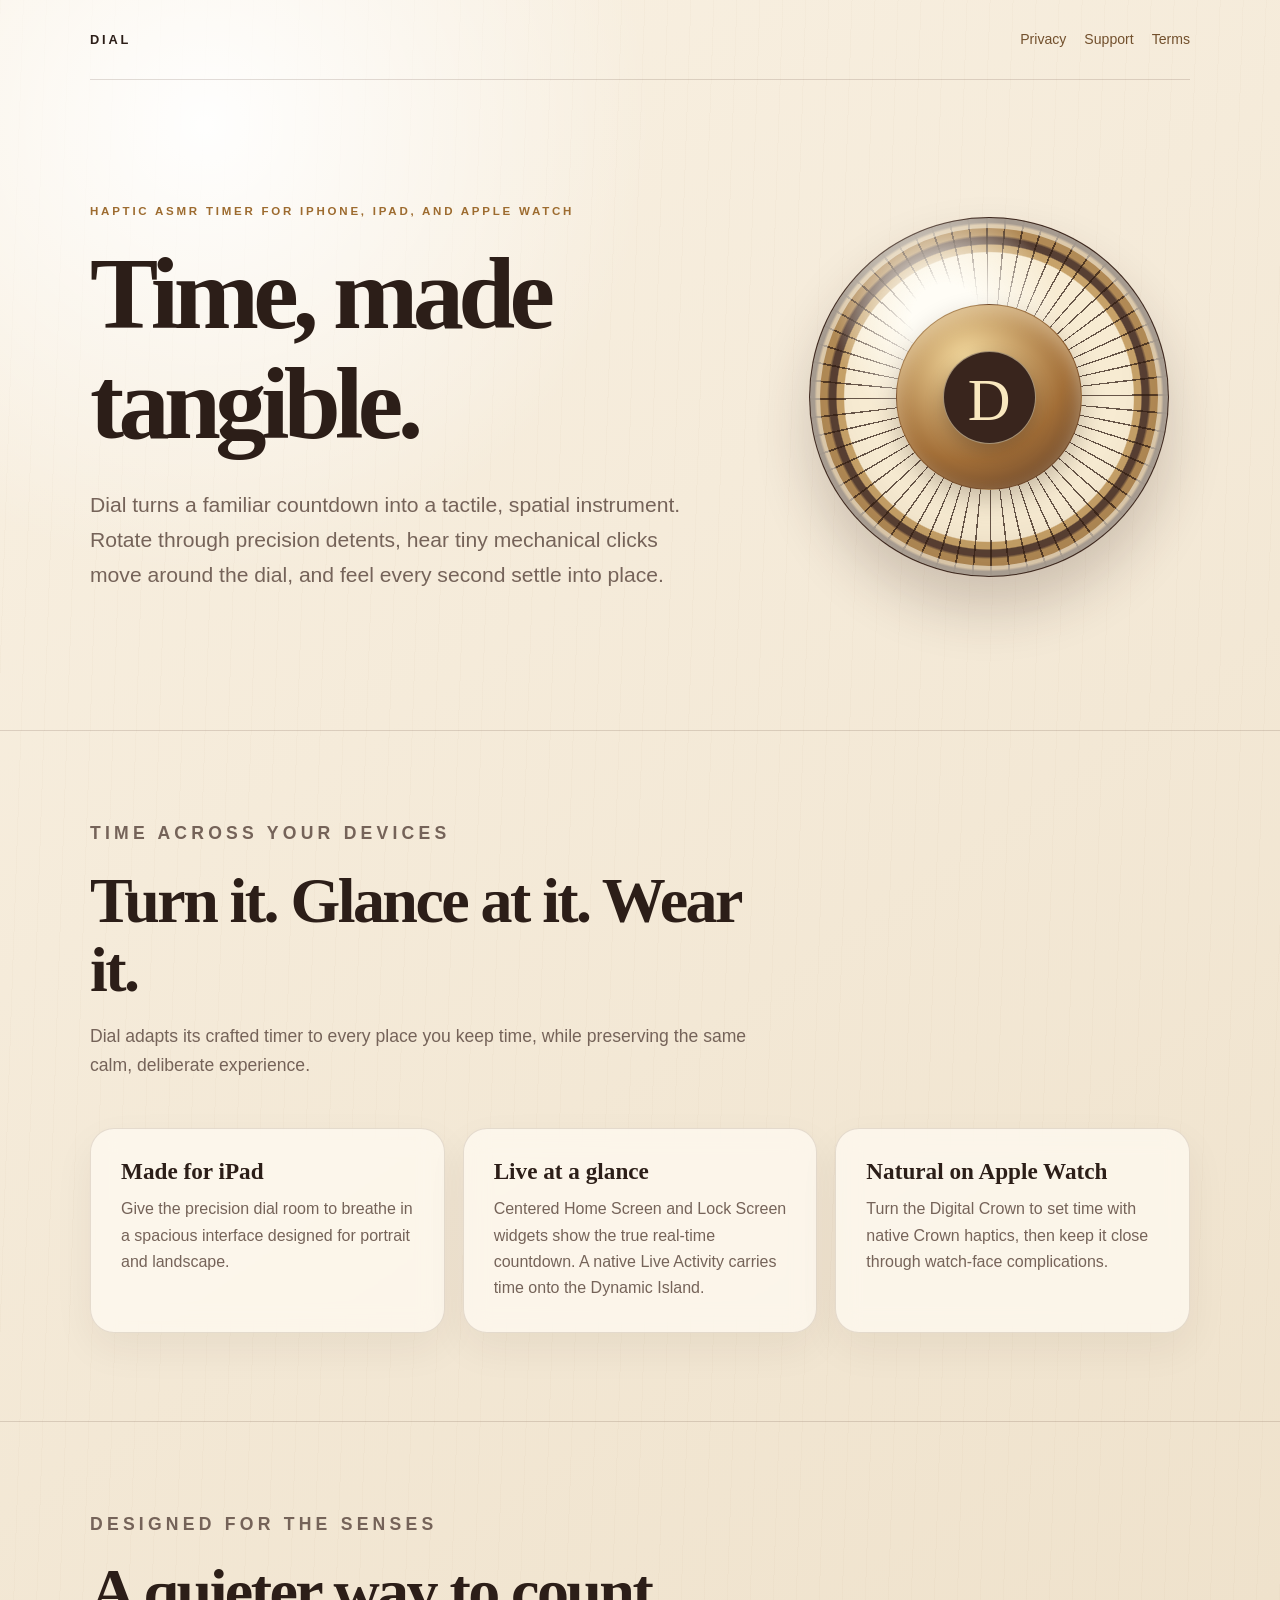
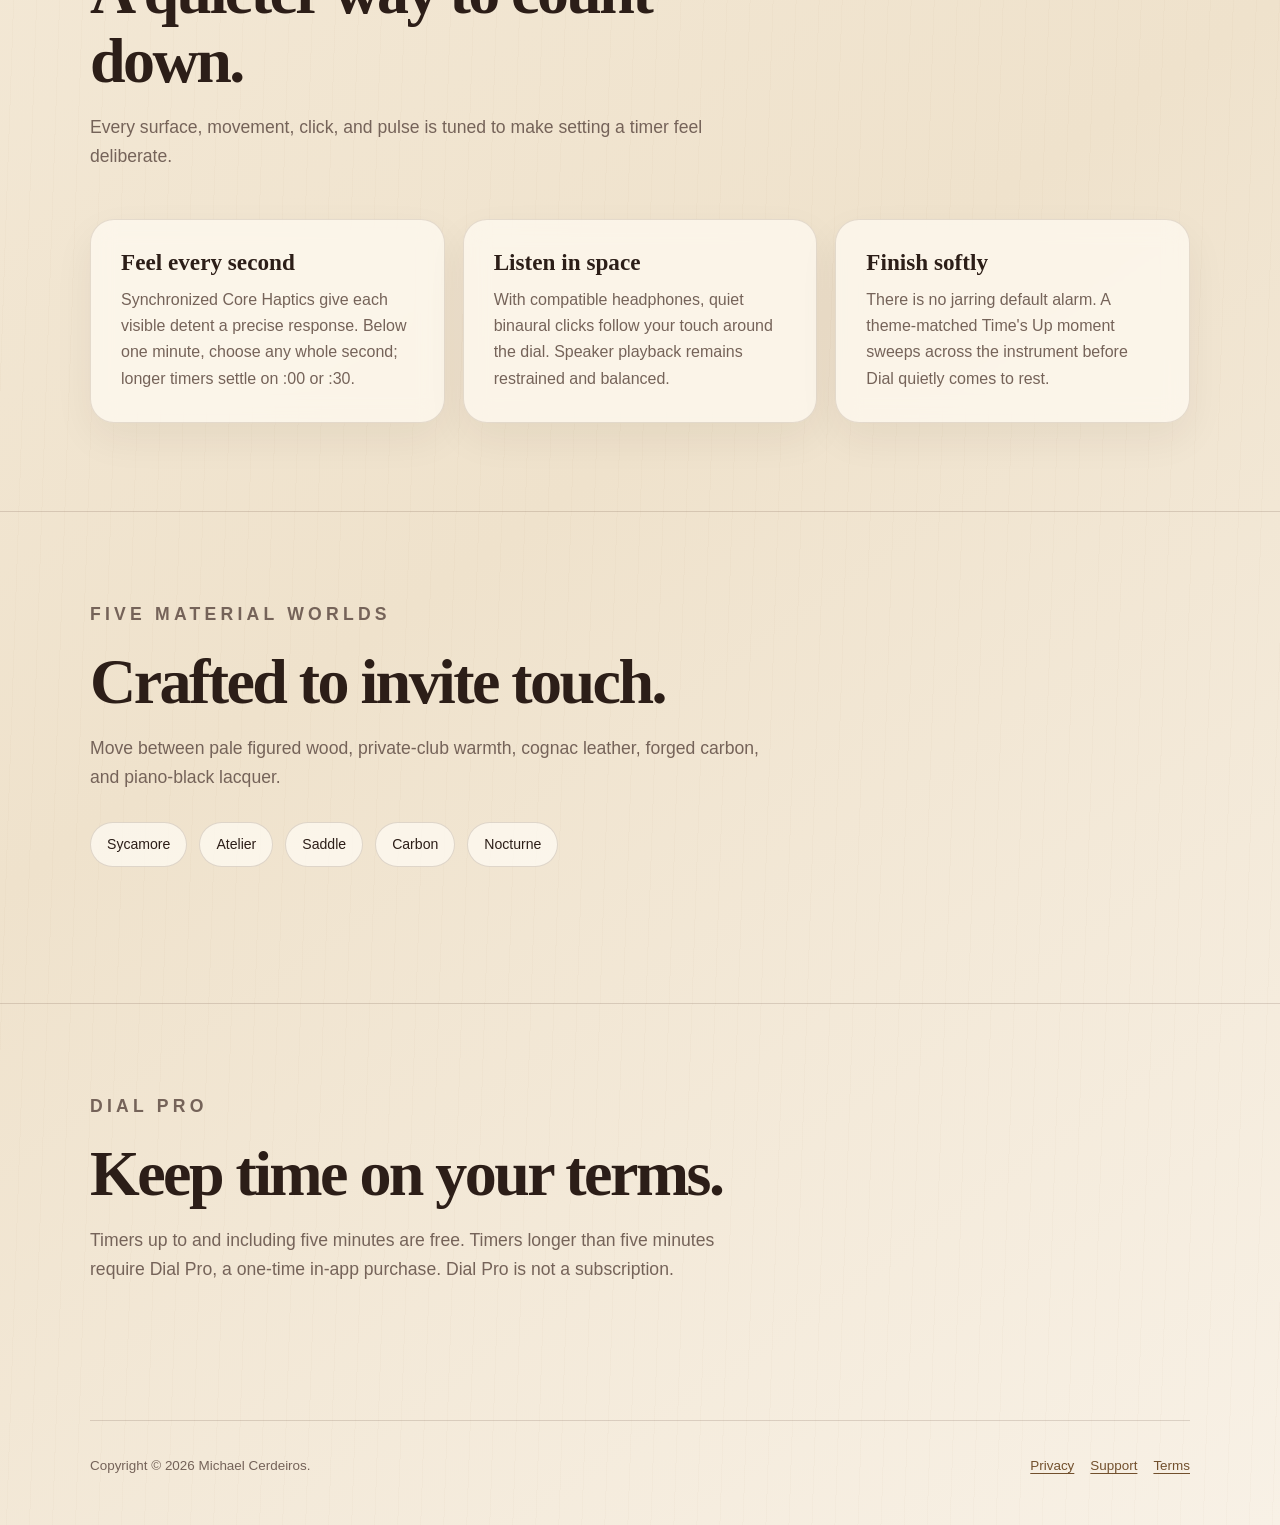
<file: index.html>
<!doctype html>
<html lang="en">
<head>
  <meta charset="utf-8">
  <meta name="viewport" content="width=device-width, initial-scale=1">
  <meta name="description" content="Dial: Haptic ASMR Timer — a tactile, spatial countdown with real-time widgets and a native Dynamic Island Live Activity.">
  <meta name="theme-color" content="#f4ead8">
  <title>Dial: Haptic ASMR Timer</title>
  <link rel="stylesheet" href="/dial-asmr-timer/assets/styles.css">
</head>
<body>
  <header class="shell nav">
    <a class="brand" href="/dial-asmr-timer/">DIAL</a>
    <nav class="nav-links" aria-label="Primary navigation">
      <a href="/dial-asmr-timer/privacy/">Privacy</a>
      <a href="/dial-asmr-timer/support/">Support</a>
      <a href="/dial-asmr-timer/terms/">Terms</a>
    </nav>
  </header>

  <main>
    <section class="shell hero">
      <div>
        <p class="eyebrow">Haptic ASMR timer for iPhone, iPad, and Apple Watch</p>
        <h1>Time, made tangible.</h1>
        <p class="lede">Dial turns a familiar countdown into a tactile, spatial instrument. Rotate through precision detents, hear tiny mechanical clicks move around the dial, and feel every second settle into place.</p>
      </div>
      <div class="dial-mark" role="img" aria-label="A precision timer dial rendered in warm brass"></div>
    </section>

    <section class="section">
      <div class="shell">
        <div class="section-heading">
          <p class="eyebrow">Time across your devices</p>
          <h2>Turn it. Glance at it. Wear it.</h2>
          <p>Dial adapts its crafted timer to every place you keep time, while preserving the same calm, deliberate experience.</p>
        </div>
        <div class="grid">
          <article class="card">
            <h3>Made for iPad</h3>
            <p>Give the precision dial room to breathe in a spacious interface designed for portrait and landscape.</p>
          </article>
          <article class="card">
            <h3>Live at a glance</h3>
            <p>Centered Home Screen and Lock Screen widgets show the true real-time countdown. A native Live Activity carries time onto the Dynamic Island.</p>
          </article>
          <article class="card">
            <h3>Natural on Apple Watch</h3>
            <p>Turn the Digital Crown to set time with native Crown haptics, then keep it close through watch-face complications.</p>
          </article>
        </div>
      </div>
    </section>

    <section class="section">
      <div class="shell">
        <div class="section-heading">
          <p class="eyebrow">Designed for the senses</p>
          <h2>A quieter way to count down.</h2>
          <p>Every surface, movement, click, and pulse is tuned to make setting a timer feel deliberate.</p>
        </div>
        <div class="grid">
          <article class="card">
            <h3>Feel every second</h3>
            <p>Synchronized Core Haptics give each visible detent a precise response. Below one minute, choose any whole second; longer timers settle on :00 or :30.</p>
          </article>
          <article class="card">
            <h3>Listen in space</h3>
            <p>With compatible headphones, quiet binaural clicks follow your touch around the dial. Speaker playback remains restrained and balanced.</p>
          </article>
          <article class="card">
            <h3>Finish softly</h3>
            <p>There is no jarring default alarm. A theme-matched Time's Up moment sweeps across the instrument before Dial quietly comes to rest.</p>
          </article>
        </div>
      </div>
    </section>

    <section class="section">
      <div class="shell">
        <div class="section-heading">
          <p class="eyebrow">Five material worlds</p>
          <h2>Crafted to invite touch.</h2>
          <p>Move between pale figured wood, private-club warmth, cognac leather, forged carbon, and piano-black lacquer.</p>
          <div class="materials" aria-label="Dial material themes">
            <span class="material">Sycamore</span>
            <span class="material">Atelier</span>
            <span class="material">Saddle</span>
            <span class="material">Carbon</span>
            <span class="material">Nocturne</span>
          </div>
        </div>
      </div>
    </section>

    <section class="section">
      <div class="shell">
        <div class="section-heading">
          <p class="eyebrow">Dial Pro</p>
          <h2>Keep time on your terms.</h2>
          <p>Timers up to and including five minutes are free. Timers longer than five minutes require Dial Pro, a one-time in-app purchase. Dial Pro is not a subscription.</p>
        </div>
      </div>
    </section>
  </main>

  <footer class="shell footer">
    <p>Copyright © 2026 Michael Cerdeiros.</p>
    <div class="footer-links">
      <a href="/dial-asmr-timer/privacy/">Privacy</a>
      <a href="/dial-asmr-timer/support/">Support</a>
      <a href="/dial-asmr-timer/terms/">Terms</a>
    </div>
  </footer>
</body>
</html>
</file>
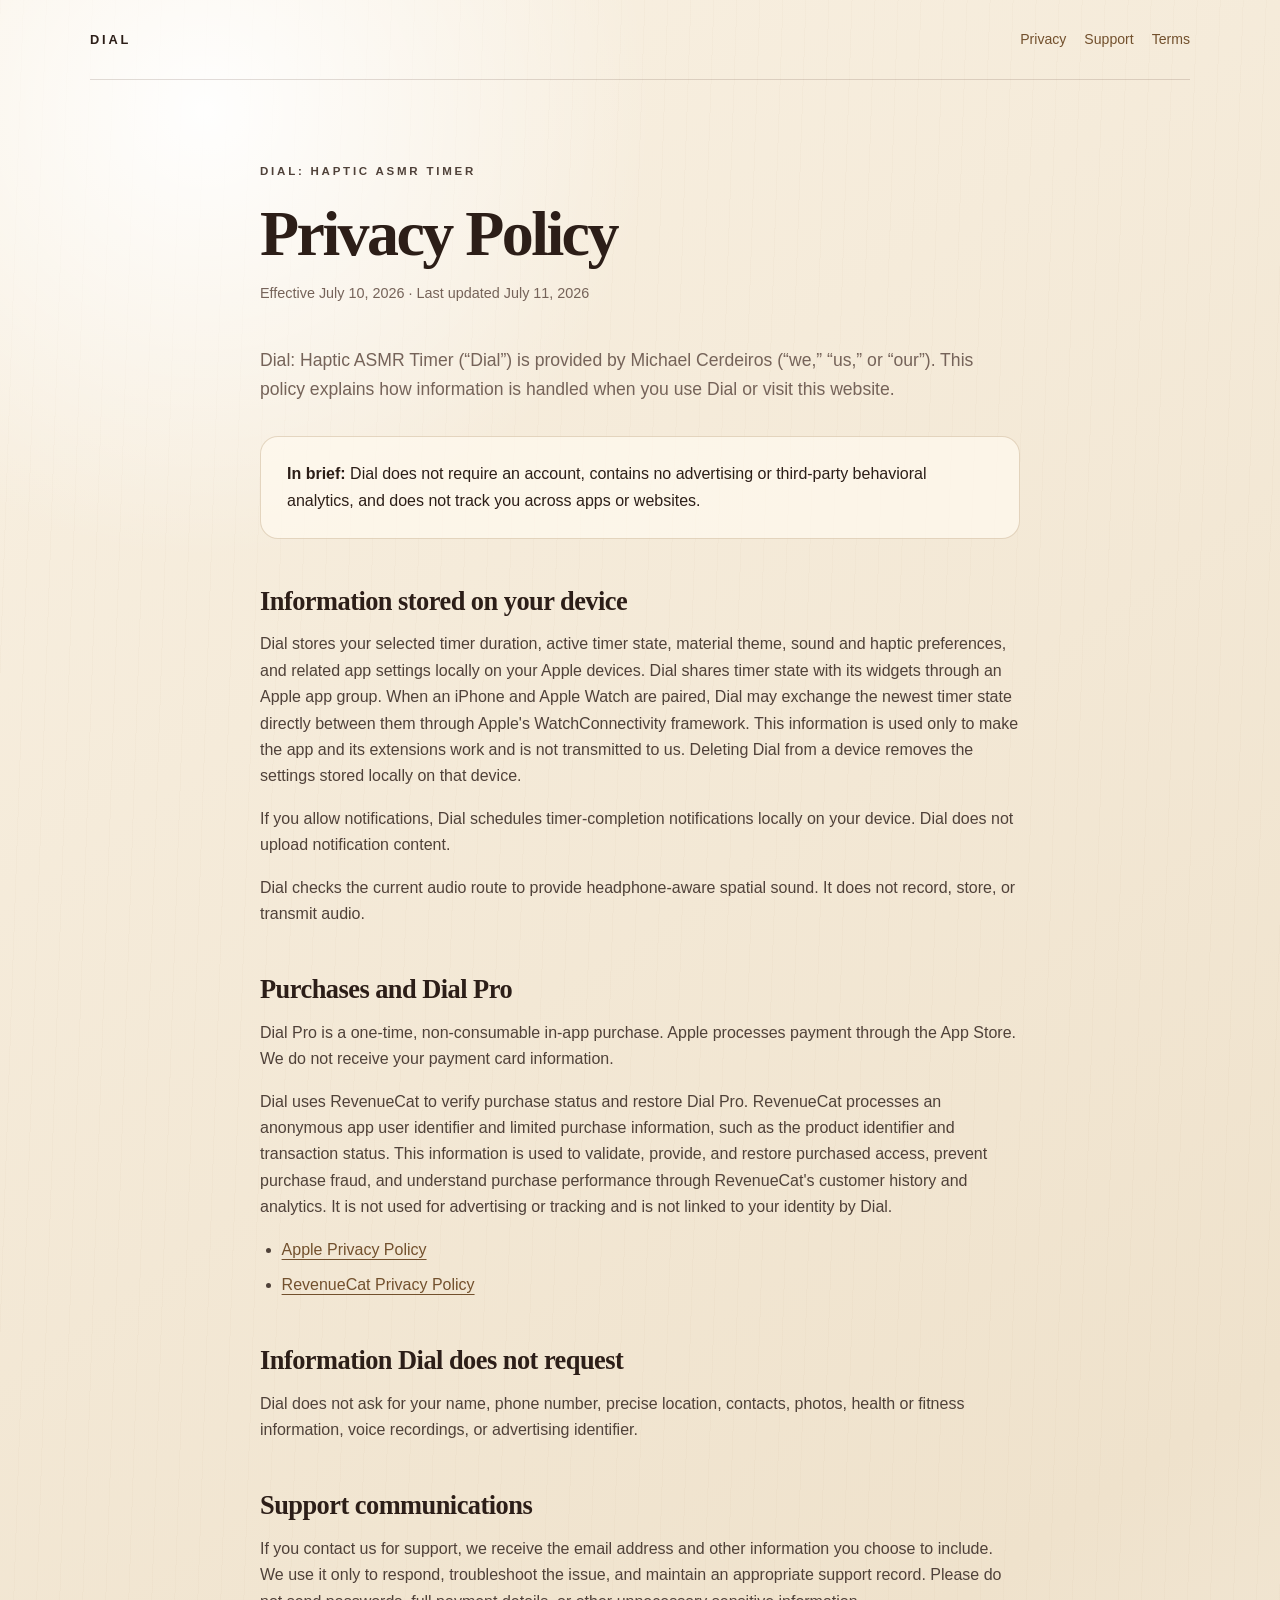
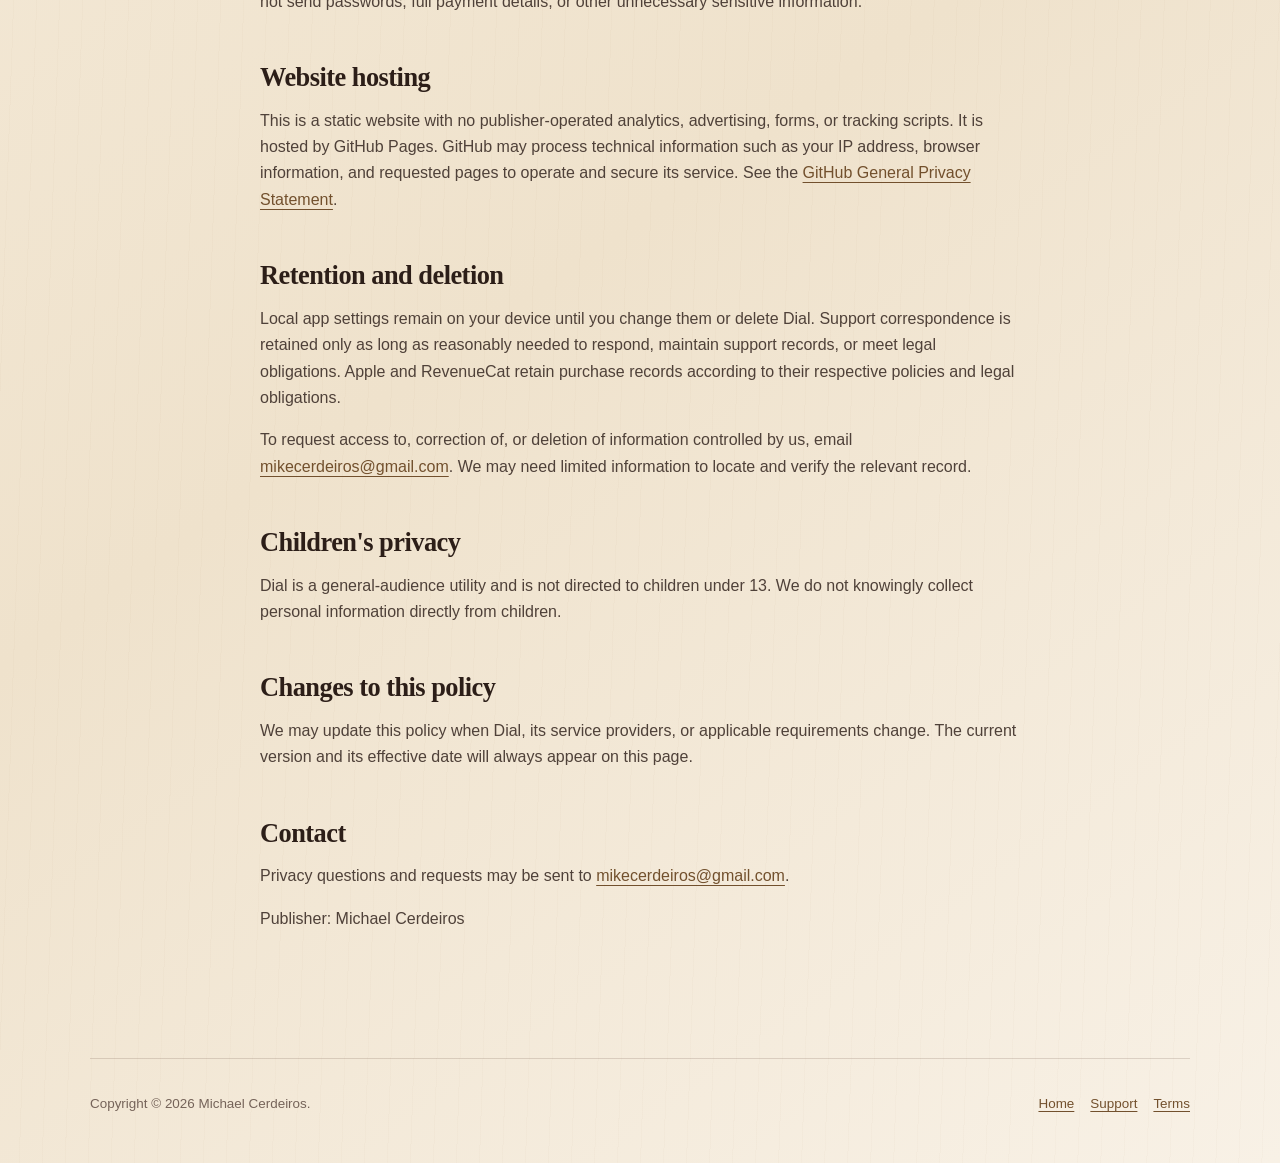
<file: dial-asmr-timer/privacy/index.html>
<!doctype html>
<html lang="en">
<head>
  <meta charset="utf-8">
  <meta name="viewport" content="width=device-width, initial-scale=1">
  <meta name="description" content="Privacy Policy for Dial: Haptic ASMR Timer.">
  <meta name="theme-color" content="#f4ead8">
  <title>Privacy Policy — Dial</title>
  <link rel="stylesheet" href="/dial-asmr-timer/assets/styles.css">
</head>
<body>
  <header class="shell nav">
    <a class="brand" href="/dial-asmr-timer/">DIAL</a>
    <nav class="nav-links" aria-label="Primary navigation">
      <a aria-current="page" href="/dial-asmr-timer/privacy/">Privacy</a>
      <a href="/dial-asmr-timer/support/">Support</a>
      <a href="/dial-asmr-timer/terms/">Terms</a>
    </nav>
  </header>

  <main class="article">
    <p class="eyebrow">Dial: Haptic ASMR Timer</p>
    <h1>Privacy Policy</h1>
    <p class="meta">Effective July 10, 2026 · Last updated July 11, 2026</p>
    <p class="intro">Dial: Haptic ASMR Timer (“Dial”) is provided by Michael Cerdeiros (“we,” “us,” or “our”). This policy explains how information is handled when you use Dial or visit this website.</p>

    <div class="callout"><strong>In brief:</strong> Dial does not require an account, contains no advertising or third-party behavioral analytics, and does not track you across apps or websites.</div>

    <h2>Information stored on your device</h2>
    <p>Dial stores your selected timer duration, active timer state, material theme, sound and haptic preferences, and related app settings locally on your Apple devices. Dial shares timer state with its widgets through an Apple app group. When an iPhone and Apple Watch are paired, Dial may exchange the newest timer state directly between them through Apple's WatchConnectivity framework. This information is used only to make the app and its extensions work and is not transmitted to us. Deleting Dial from a device removes the settings stored locally on that device.</p>
    <p>If you allow notifications, Dial schedules timer-completion notifications locally on your device. Dial does not upload notification content.</p>
    <p>Dial checks the current audio route to provide headphone-aware spatial sound. It does not record, store, or transmit audio.</p>

    <h2>Purchases and Dial Pro</h2>
    <p>Dial Pro is a one-time, non-consumable in-app purchase. Apple processes payment through the App Store. We do not receive your payment card information.</p>
    <p>Dial uses RevenueCat to verify purchase status and restore Dial Pro. RevenueCat processes an anonymous app user identifier and limited purchase information, such as the product identifier and transaction status. This information is used to validate, provide, and restore purchased access, prevent purchase fraud, and understand purchase performance through RevenueCat's customer history and analytics. It is not used for advertising or tracking and is not linked to your identity by Dial.</p>
    <ul>
      <li><a href="https://www.apple.com/legal/privacy/">Apple Privacy Policy</a></li>
      <li><a href="https://www.revenuecat.com/privacy/">RevenueCat Privacy Policy</a></li>
    </ul>

    <h2>Information Dial does not request</h2>
    <p>Dial does not ask for your name, phone number, precise location, contacts, photos, health or fitness information, voice recordings, or advertising identifier.</p>

    <h2>Support communications</h2>
    <p>If you contact us for support, we receive the email address and other information you choose to include. We use it only to respond, troubleshoot the issue, and maintain an appropriate support record. Please do not send passwords, full payment details, or other unnecessary sensitive information.</p>

    <h2>Website hosting</h2>
    <p>This is a static website with no publisher-operated analytics, advertising, forms, or tracking scripts. It is hosted by GitHub Pages. GitHub may process technical information such as your IP address, browser information, and requested pages to operate and secure its service. See the <a href="https://docs.github.com/en/site-policy/privacy-policies/github-general-privacy-statement">GitHub General Privacy Statement</a>.</p>

    <h2>Retention and deletion</h2>
    <p>Local app settings remain on your device until you change them or delete Dial. Support correspondence is retained only as long as reasonably needed to respond, maintain support records, or meet legal obligations. Apple and RevenueCat retain purchase records according to their respective policies and legal obligations.</p>
    <p>To request access to, correction of, or deletion of information controlled by us, email <a href="mailto:mikecerdeiros@gmail.com">mikecerdeiros@gmail.com</a>. We may need limited information to locate and verify the relevant record.</p>

    <h2>Children's privacy</h2>
    <p>Dial is a general-audience utility and is not directed to children under 13. We do not knowingly collect personal information directly from children.</p>

    <h2>Changes to this policy</h2>
    <p>We may update this policy when Dial, its service providers, or applicable requirements change. The current version and its effective date will always appear on this page.</p>

    <h2>Contact</h2>
    <p>Privacy questions and requests may be sent to <a href="mailto:mikecerdeiros@gmail.com">mikecerdeiros@gmail.com</a>.</p>
    <p>Publisher: Michael Cerdeiros</p>
  </main>

  <footer class="shell footer">
    <p>Copyright © 2026 Michael Cerdeiros.</p>
    <div class="footer-links">
      <a href="/dial-asmr-timer/">Home</a>
      <a href="/dial-asmr-timer/support/">Support</a>
      <a href="/dial-asmr-timer/terms/">Terms</a>
    </div>
  </footer>
</body>
</html>
</file>
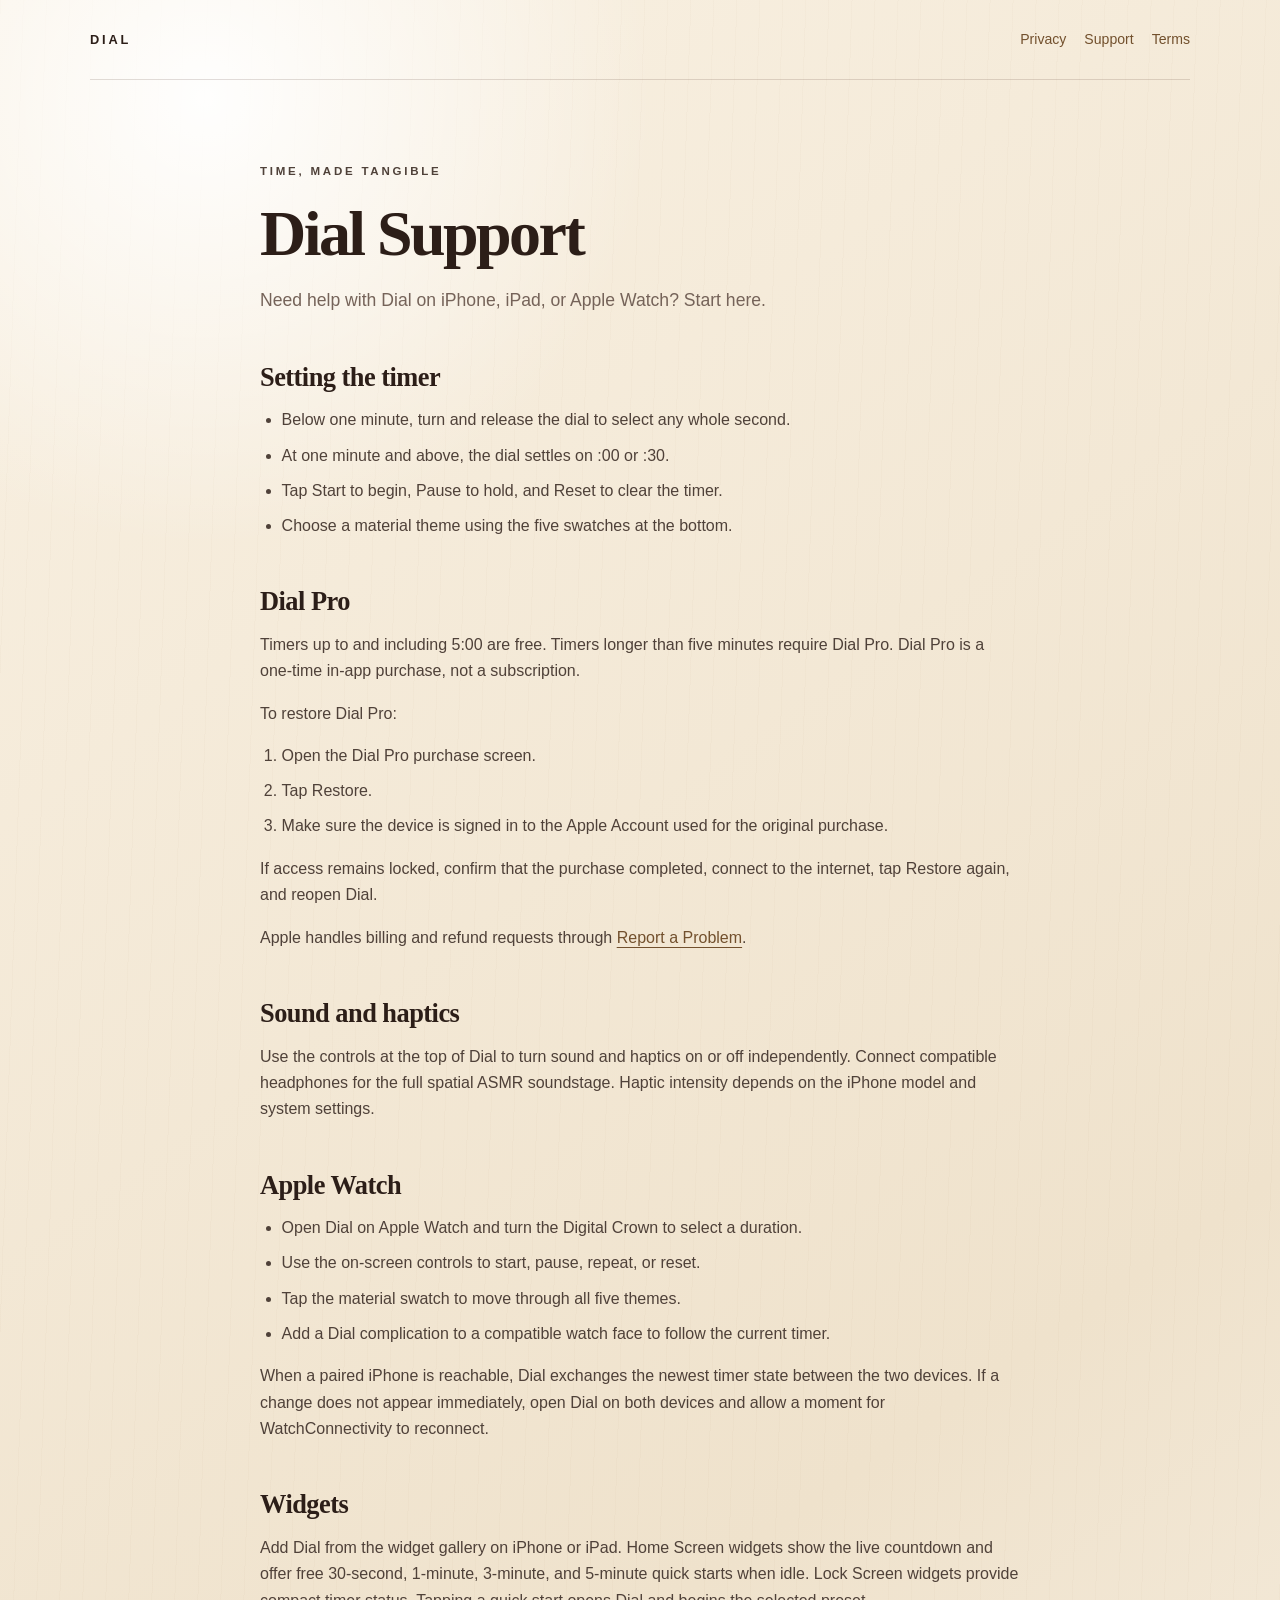
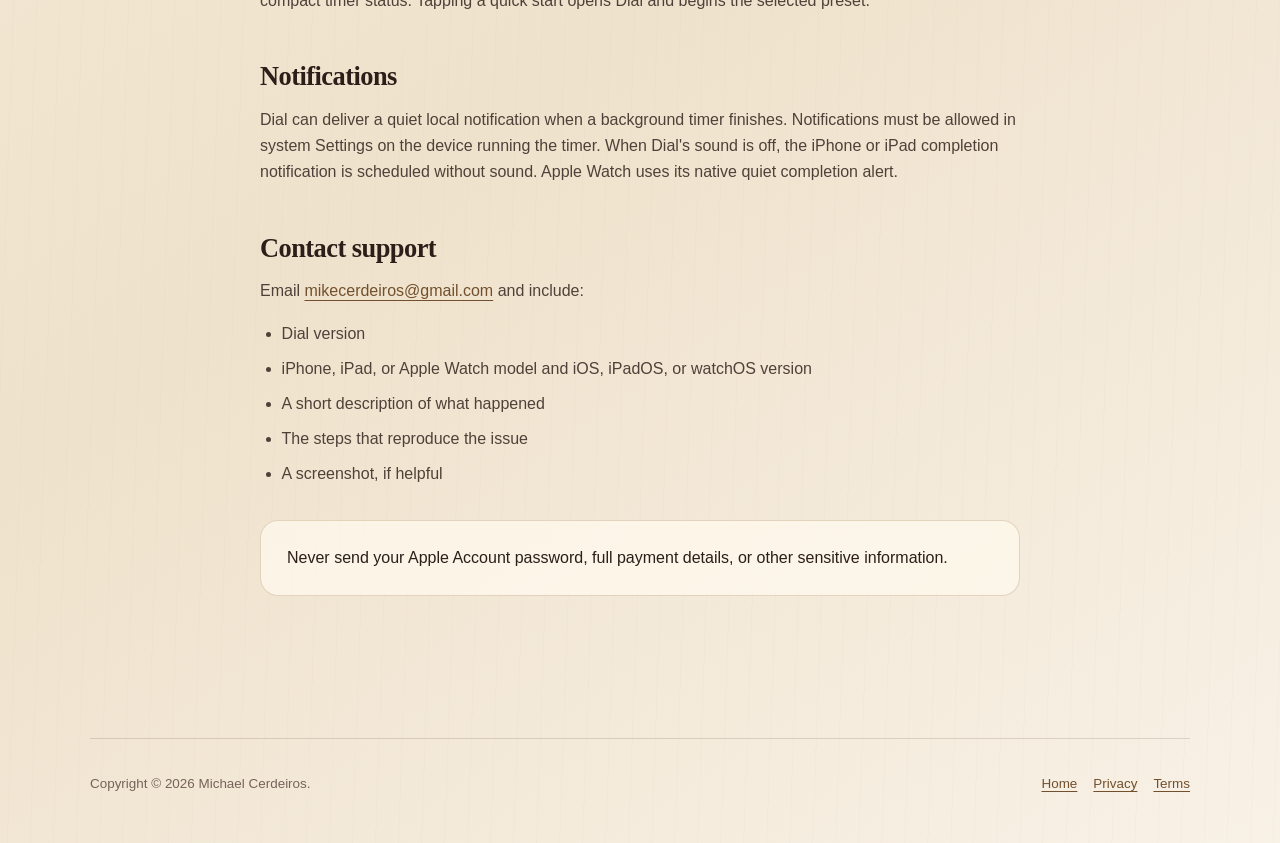
<file: dial-asmr-timer/support/index.html>
<!doctype html>
<html lang="en">
<head>
  <meta charset="utf-8">
  <meta name="viewport" content="width=device-width, initial-scale=1">
  <meta name="description" content="Support for Dial: Haptic ASMR Timer.">
  <meta name="theme-color" content="#f4ead8">
  <title>Support — Dial</title>
  <link rel="stylesheet" href="/dial-asmr-timer/assets/styles.css">
</head>
<body>
  <header class="shell nav">
    <a class="brand" href="/dial-asmr-timer/">DIAL</a>
    <nav class="nav-links" aria-label="Primary navigation">
      <a href="/dial-asmr-timer/privacy/">Privacy</a>
      <a aria-current="page" href="/dial-asmr-timer/support/">Support</a>
      <a href="/dial-asmr-timer/terms/">Terms</a>
    </nav>
  </header>

  <main class="article">
    <p class="eyebrow">Time, made tangible</p>
    <h1>Dial Support</h1>
    <p class="intro">Need help with Dial on iPhone, iPad, or Apple Watch? Start here.</p>

    <h2>Setting the timer</h2>
    <ul>
      <li>Below one minute, turn and release the dial to select any whole second.</li>
      <li>At one minute and above, the dial settles on :00 or :30.</li>
      <li>Tap Start to begin, Pause to hold, and Reset to clear the timer.</li>
      <li>Choose a material theme using the five swatches at the bottom.</li>
    </ul>

    <h2>Dial Pro</h2>
    <p>Timers up to and including 5:00 are free. Timers longer than five minutes require Dial Pro. Dial Pro is a one-time in-app purchase, not a subscription.</p>
    <p>To restore Dial Pro:</p>
    <ol>
      <li>Open the Dial Pro purchase screen.</li>
      <li>Tap Restore.</li>
      <li>Make sure the device is signed in to the Apple Account used for the original purchase.</li>
    </ol>
    <p>If access remains locked, confirm that the purchase completed, connect to the internet, tap Restore again, and reopen Dial.</p>
    <p>Apple handles billing and refund requests through <a href="https://reportaproblem.apple.com/">Report a Problem</a>.</p>

    <h2>Sound and haptics</h2>
    <p>Use the controls at the top of Dial to turn sound and haptics on or off independently. Connect compatible headphones for the full spatial ASMR soundstage. Haptic intensity depends on the iPhone model and system settings.</p>

    <h2>Apple Watch</h2>
    <ul>
      <li>Open Dial on Apple Watch and turn the Digital Crown to select a duration.</li>
      <li>Use the on-screen controls to start, pause, repeat, or reset.</li>
      <li>Tap the material swatch to move through all five themes.</li>
      <li>Add a Dial complication to a compatible watch face to follow the current timer.</li>
    </ul>
    <p>When a paired iPhone is reachable, Dial exchanges the newest timer state between the two devices. If a change does not appear immediately, open Dial on both devices and allow a moment for WatchConnectivity to reconnect.</p>

    <h2>Widgets</h2>
    <p>Add Dial from the widget gallery on iPhone or iPad. Home Screen widgets show the live countdown and offer free 30-second, 1-minute, 3-minute, and 5-minute quick starts when idle. Lock Screen widgets provide compact timer status. Tapping a quick start opens Dial and begins the selected preset.</p>

    <h2>Notifications</h2>
    <p>Dial can deliver a quiet local notification when a background timer finishes. Notifications must be allowed in system Settings on the device running the timer. When Dial's sound is off, the iPhone or iPad completion notification is scheduled without sound. Apple Watch uses its native quiet completion alert.</p>

    <h2>Contact support</h2>
    <p>Email <a href="mailto:mikecerdeiros@gmail.com">mikecerdeiros@gmail.com</a> and include:</p>
    <ul>
      <li>Dial version</li>
      <li>iPhone, iPad, or Apple Watch model and iOS, iPadOS, or watchOS version</li>
      <li>A short description of what happened</li>
      <li>The steps that reproduce the issue</li>
      <li>A screenshot, if helpful</li>
    </ul>
    <div class="callout">Never send your Apple Account password, full payment details, or other sensitive information.</div>
  </main>

  <footer class="shell footer">
    <p>Copyright © 2026 Michael Cerdeiros.</p>
    <div class="footer-links">
      <a href="/dial-asmr-timer/">Home</a>
      <a href="/dial-asmr-timer/privacy/">Privacy</a>
      <a href="/dial-asmr-timer/terms/">Terms</a>
    </div>
  </footer>
</body>
</html>
</file>
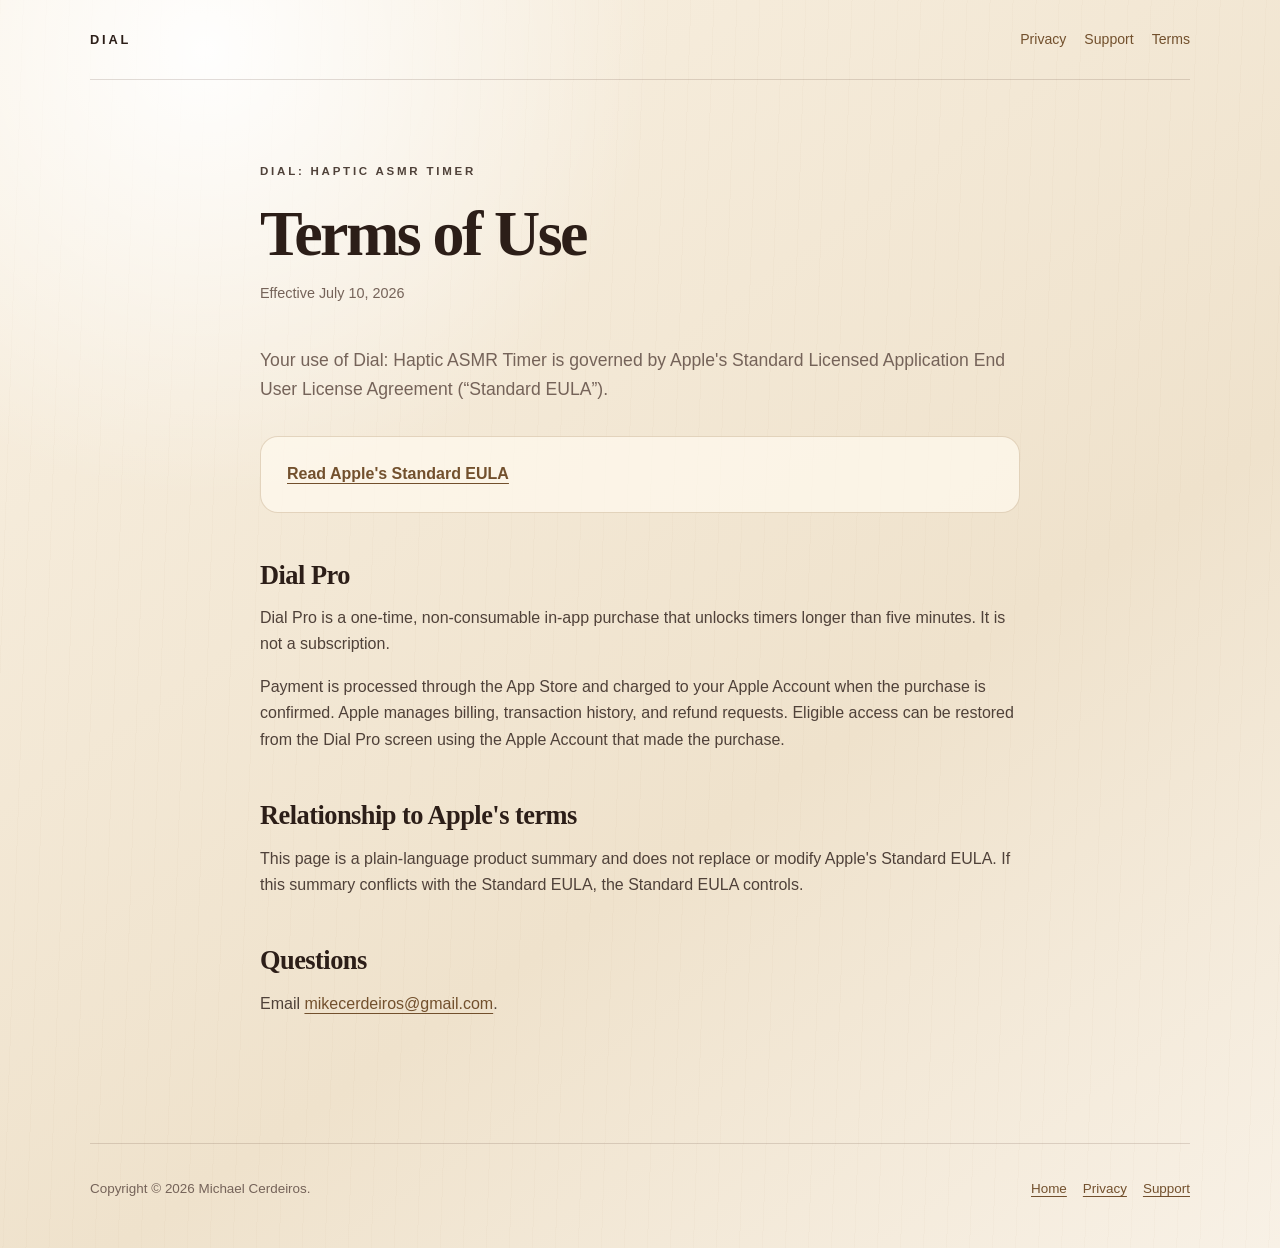
<file: dial-asmr-timer/terms/index.html>
<!doctype html>
<html lang="en">
<head>
  <meta charset="utf-8">
  <meta name="viewport" content="width=device-width, initial-scale=1">
  <meta name="description" content="Terms of Use for Dial: Haptic ASMR Timer.">
  <meta name="theme-color" content="#f4ead8">
  <title>Terms of Use — Dial</title>
  <link rel="stylesheet" href="/dial-asmr-timer/assets/styles.css">
</head>
<body>
  <header class="shell nav">
    <a class="brand" href="/dial-asmr-timer/">DIAL</a>
    <nav class="nav-links" aria-label="Primary navigation">
      <a href="/dial-asmr-timer/privacy/">Privacy</a>
      <a href="/dial-asmr-timer/support/">Support</a>
      <a aria-current="page" href="/dial-asmr-timer/terms/">Terms</a>
    </nav>
  </header>

  <main class="article">
    <p class="eyebrow">Dial: Haptic ASMR Timer</p>
    <h1>Terms of Use</h1>
    <p class="meta">Effective July 10, 2026</p>
    <p class="intro">Your use of Dial: Haptic ASMR Timer is governed by Apple's Standard Licensed Application End User License Agreement (“Standard EULA”).</p>

    <div class="callout"><a href="https://www.apple.com/legal/internet-services/itunes/dev/stdeula/"><strong>Read Apple's Standard EULA</strong></a></div>

    <h2>Dial Pro</h2>
    <p>Dial Pro is a one-time, non-consumable in-app purchase that unlocks timers longer than five minutes. It is not a subscription.</p>
    <p>Payment is processed through the App Store and charged to your Apple Account when the purchase is confirmed. Apple manages billing, transaction history, and refund requests. Eligible access can be restored from the Dial Pro screen using the Apple Account that made the purchase.</p>

    <h2>Relationship to Apple's terms</h2>
    <p>This page is a plain-language product summary and does not replace or modify Apple's Standard EULA. If this summary conflicts with the Standard EULA, the Standard EULA controls.</p>

    <h2>Questions</h2>
    <p>Email <a href="mailto:mikecerdeiros@gmail.com">mikecerdeiros@gmail.com</a>.</p>
  </main>

  <footer class="shell footer">
    <p>Copyright © 2026 Michael Cerdeiros.</p>
    <div class="footer-links">
      <a href="/dial-asmr-timer/">Home</a>
      <a href="/dial-asmr-timer/privacy/">Privacy</a>
      <a href="/dial-asmr-timer/support/">Support</a>
    </div>
  </footer>
</body>
</html>
</file>
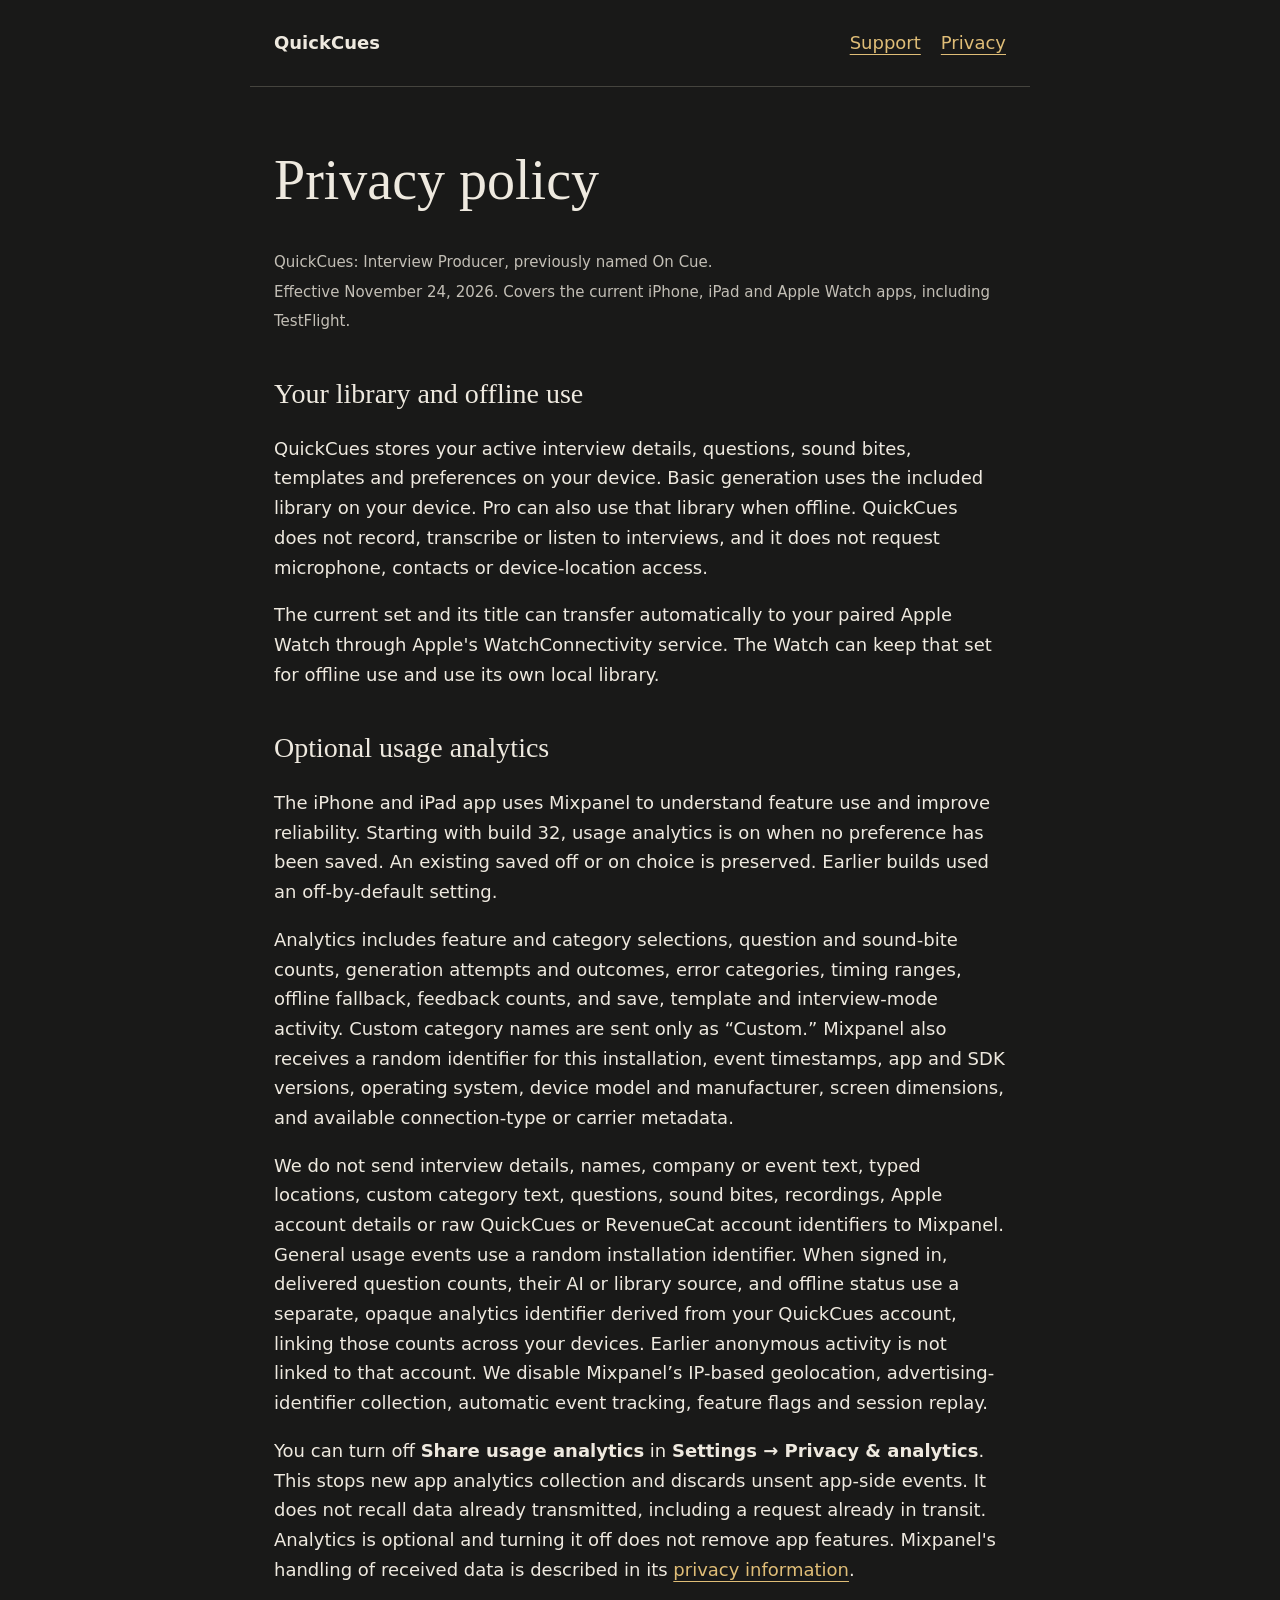
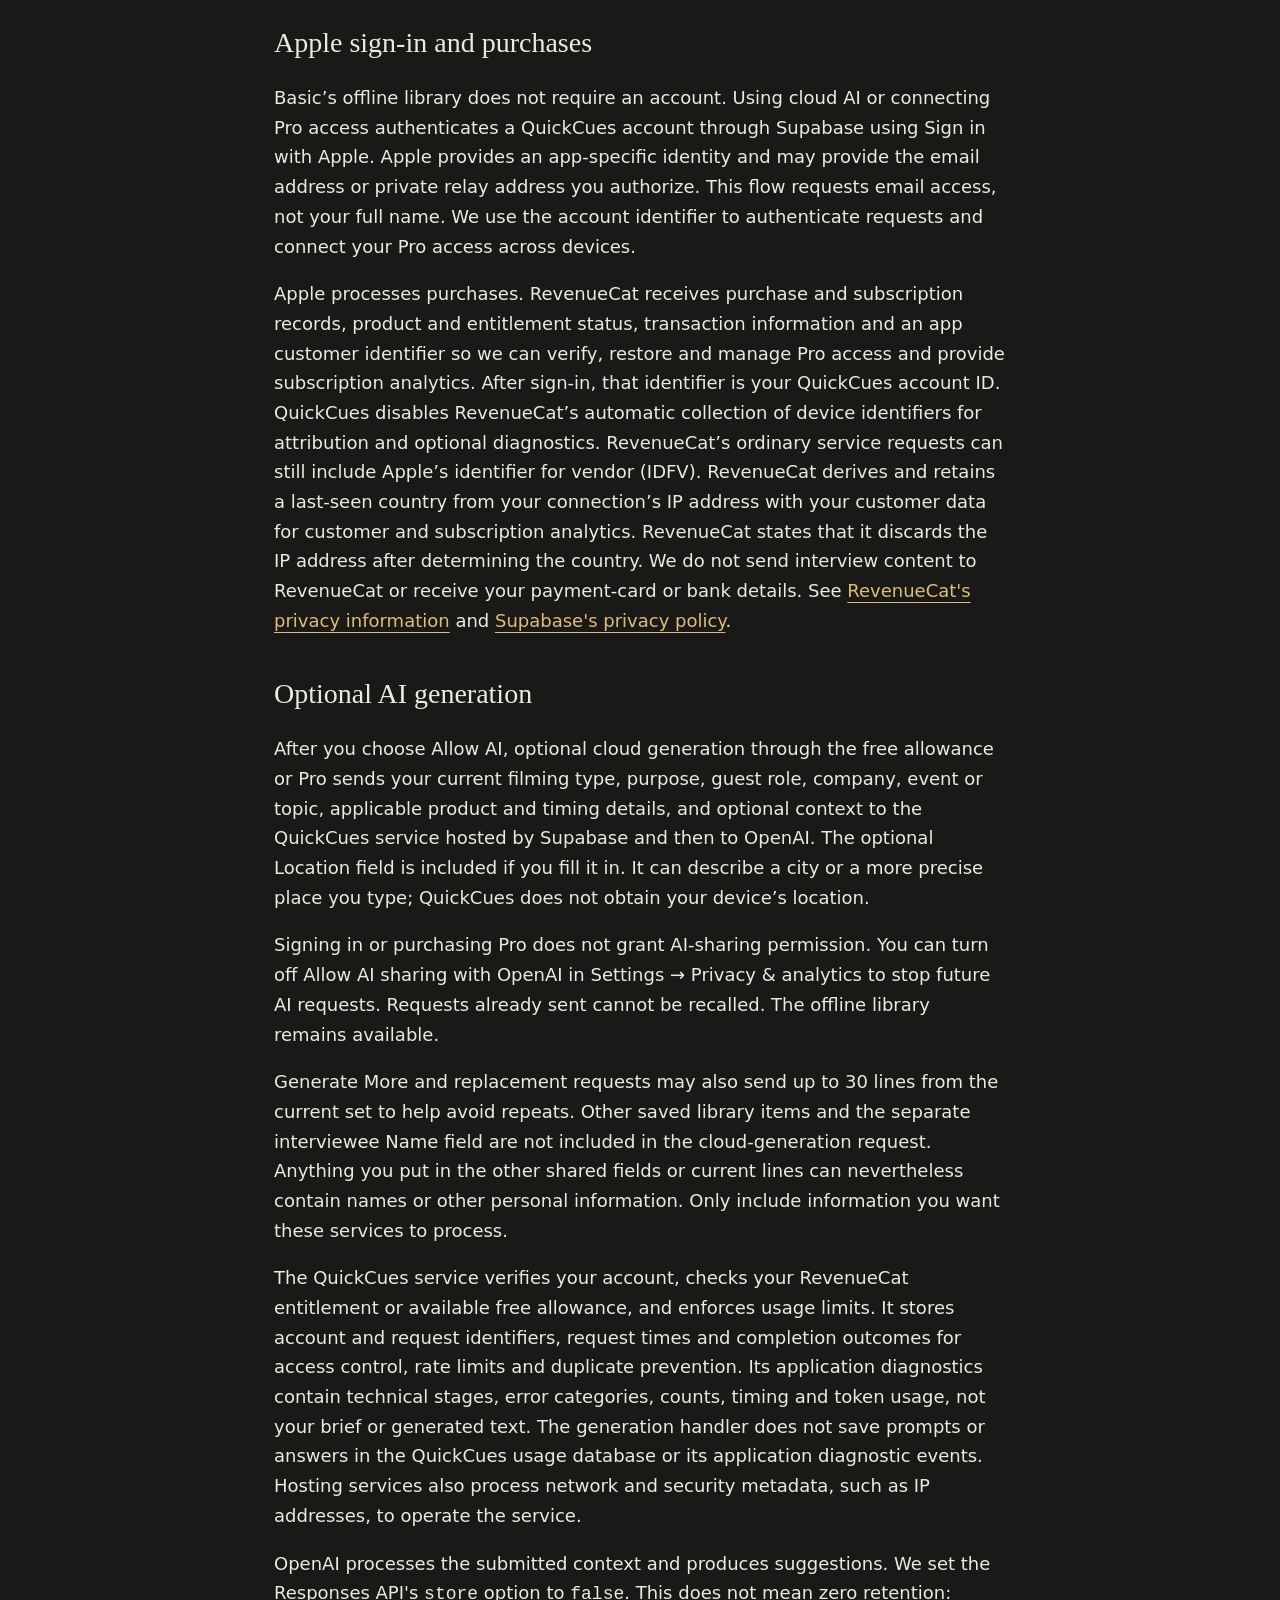
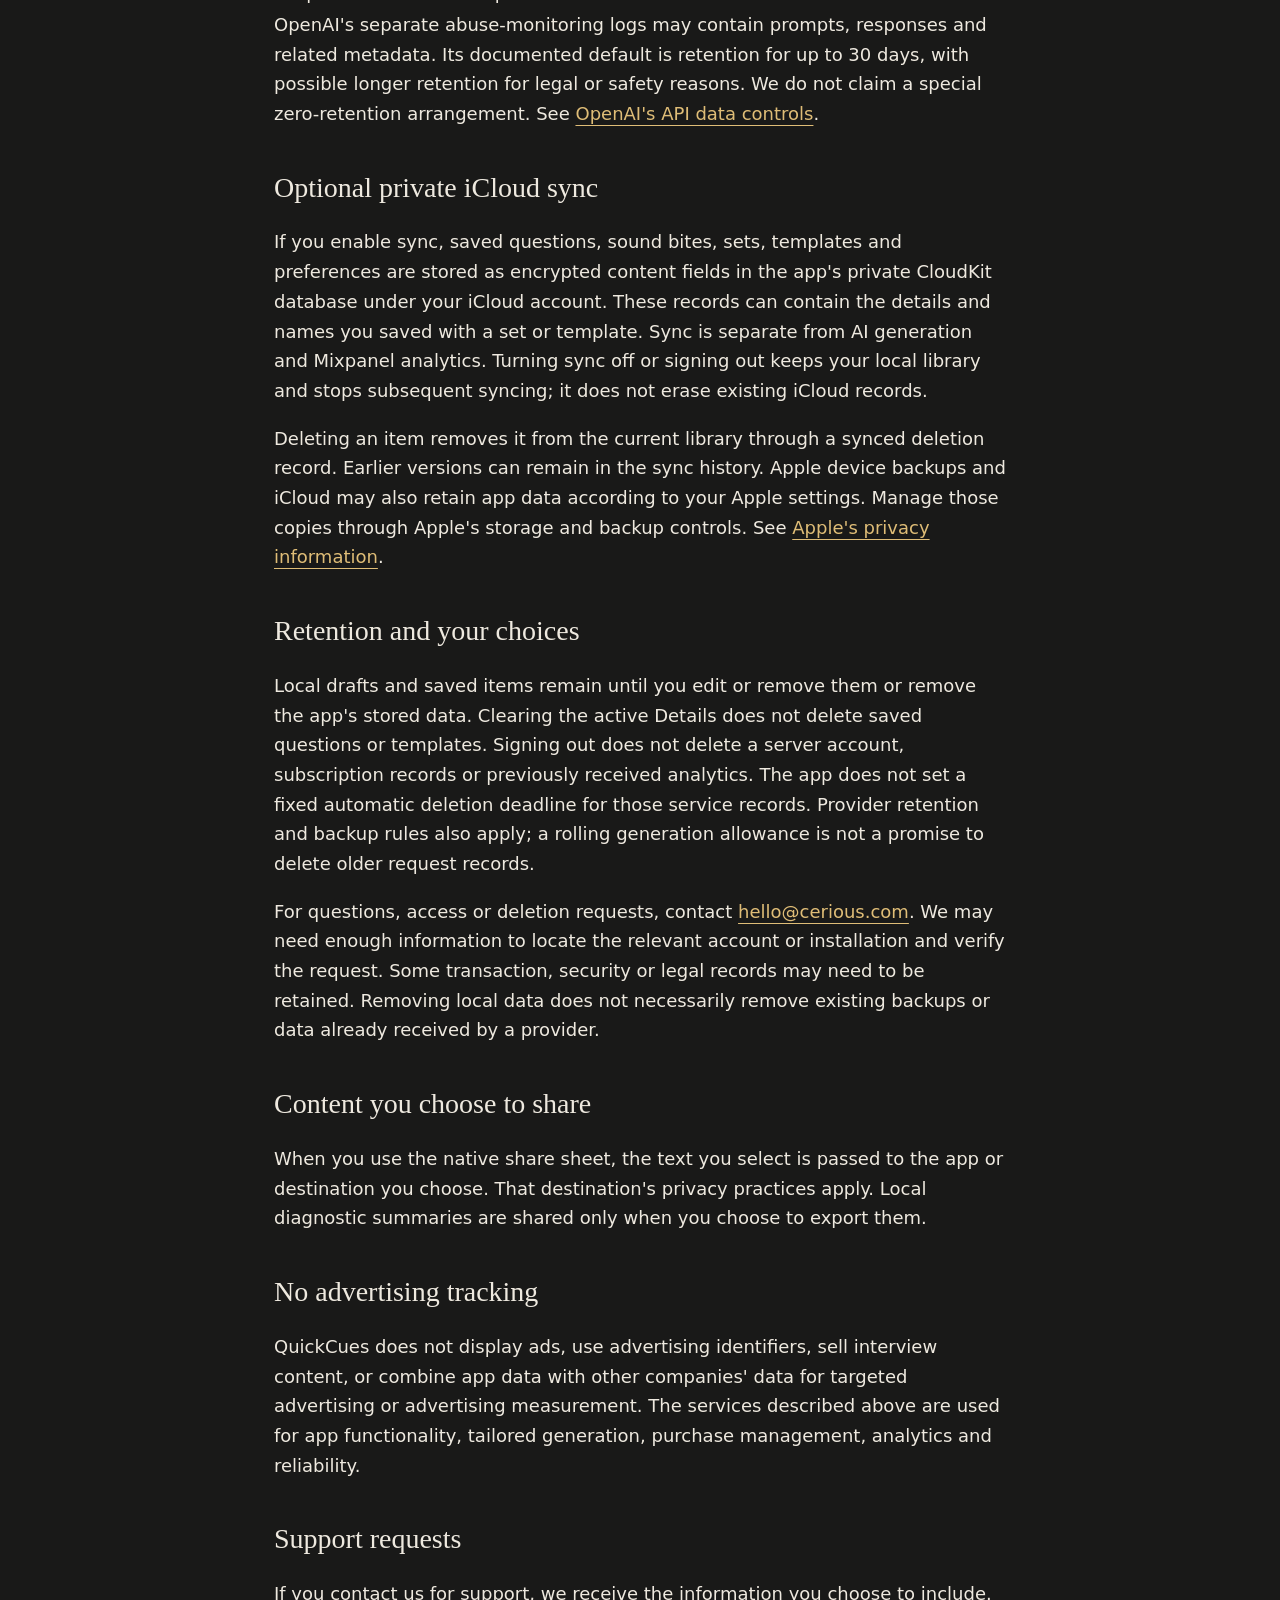
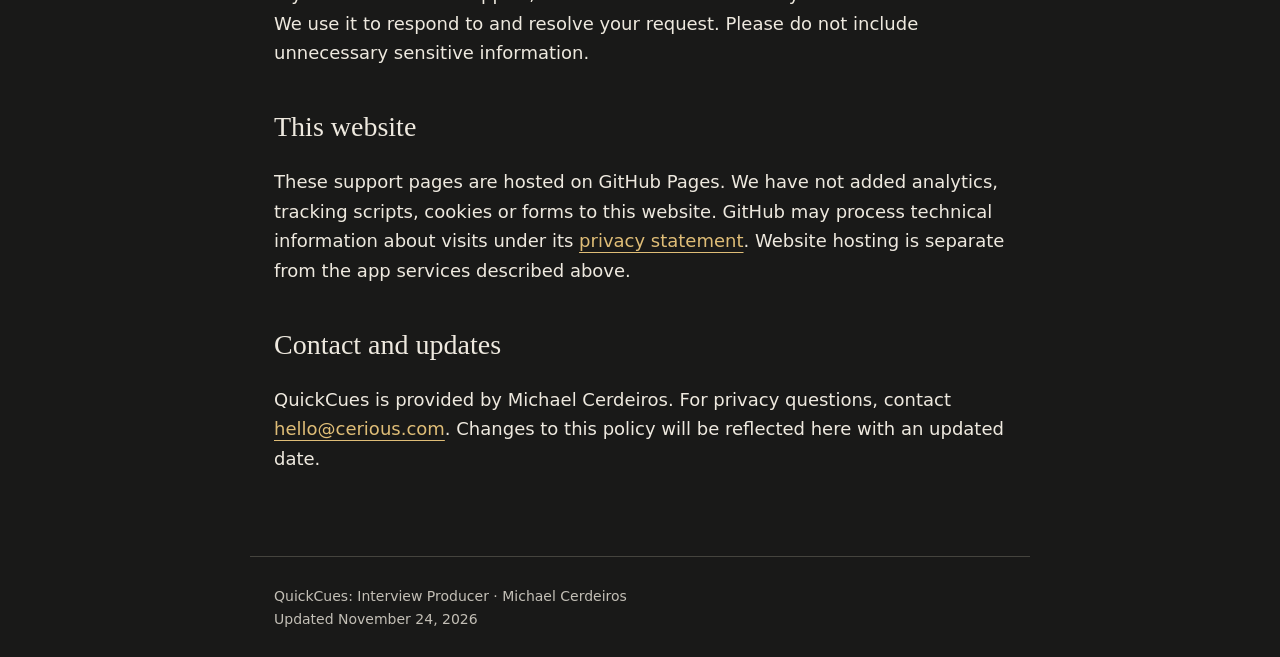
<file: on-cue/privacy/index.html>
<!doctype html><html lang="en"><head><meta charset="utf-8"><meta name="viewport" content="width=device-width,initial-scale=1"><title>Privacy | QuickCues</title><meta name="description" content="QuickCues: Interview Producer privacy policy."><style>:root{color-scheme:dark}*{box-sizing:border-box}body{margin:0;background:#191918;color:#eee9df;font:18px/1.65 system-ui,-apple-system,sans-serif}main,header,footer{max-width:780px;margin:auto;padding:28px 24px}header{display:flex;justify-content:space-between;gap:24px;border-bottom:1px solid #45443e}nav{display:flex;gap:20px}a{color:#dfbd77;text-underline-offset:5px}h1,h2{font-family:Georgia,serif;font-weight:400;line-height:1.2}h1{font-size:clamp(38px,7vw,56px);margin:32px 0}h2{font-size:28px;margin-top:42px}p{max-width:65ch}small,footer{color:#c3bfb6}footer{border-top:1px solid #45443e;margin-top:36px;font-size:14px}a:focus-visible{outline:3px solid #dfbd77;outline-offset:4px}@media(max-width:480px){header{display:block}nav{margin-top:12px}}</style></head><body><header><strong>QuickCues</strong><nav aria-label="Main navigation"><a href="/on-cue/support/">Support</a><a href="/on-cue/privacy/">Privacy</a></nav></header><main>
<h1>Privacy policy</h1>
<p><small>QuickCues: Interview Producer, previously named On Cue.<br>Effective November 24, 2026. Covers the current iPhone, iPad and Apple Watch apps, including TestFlight.</small></p>
<h2>Your library and offline use</h2>
<p>QuickCues stores your active interview details, questions, sound bites, templates and preferences on your device. Basic generation uses the included library on your device. Pro can also use that library when offline. QuickCues does not record, transcribe or listen to interviews, and it does not request microphone, contacts or device-location access.</p>
<p>The current set and its title can transfer automatically to your paired Apple Watch through Apple's WatchConnectivity service. The Watch can keep that set for offline use and use its own local library.</p>
<h2>Optional usage analytics</h2>
<p>The iPhone and iPad app uses Mixpanel to understand feature use and improve reliability. Starting with build 32, usage analytics is on when no preference has been saved. An existing saved off or on choice is preserved. Earlier builds used an off-by-default setting.</p>
<p>Analytics includes feature and category selections, question and sound-bite counts, generation attempts and outcomes, error categories, timing ranges, offline fallback, feedback counts, and save, template and interview-mode activity. Custom category names are sent only as “Custom.” Mixpanel also receives a random identifier for this installation, event timestamps, app and SDK versions, operating system, device model and manufacturer, screen dimensions, and available connection-type or carrier metadata.</p>
<p>We do not send interview details, names, company or event text, typed locations, custom category text, questions, sound bites, recordings, Apple account details or raw QuickCues or RevenueCat account identifiers to Mixpanel. General usage events use a random installation identifier. When signed in, delivered question counts, their AI or library source, and offline status use a separate, opaque analytics identifier derived from your QuickCues account, linking those counts across your devices. Earlier anonymous activity is not linked to that account. We disable Mixpanel’s IP-based geolocation, advertising-identifier collection, automatic event tracking, feature flags and session replay.</p>
<p>You can turn off <strong>Share usage analytics</strong> in <strong>Settings → Privacy &amp; analytics</strong>. This stops new app analytics collection and discards unsent app-side events. It does not recall data already transmitted, including a request already in transit. Analytics is optional and turning it off does not remove app features. Mixpanel's handling of received data is described in its <a href="https://mixpanel.com/legal/privacy-policy/">privacy information</a>.</p>
<h2>Apple sign-in and purchases</h2>
<p>Basic’s offline library does not require an account. Using cloud AI or connecting Pro access authenticates a QuickCues account through Supabase using Sign in with Apple. Apple provides an app-specific identity and may provide the email address or private relay address you authorize. This flow requests email access, not your full name. We use the account identifier to authenticate requests and connect your Pro access across devices.</p>
<p>Apple processes purchases. RevenueCat receives purchase and subscription records, product and entitlement status, transaction information and an app customer identifier so we can verify, restore and manage Pro access and provide subscription analytics. After sign-in, that identifier is your QuickCues account ID. QuickCues disables RevenueCat’s automatic collection of device identifiers for attribution and optional diagnostics. RevenueCat’s ordinary service requests can still include Apple’s identifier for vendor (IDFV). RevenueCat derives and retains a last-seen country from your connection’s IP address with your customer data for customer and subscription analytics. RevenueCat states that it discards the IP address after determining the country. We do not send interview content to RevenueCat or receive your payment-card or bank details. See <a href="https://www.revenuecat.com/privacy/">RevenueCat's privacy information</a> and <a href="https://supabase.com/privacy">Supabase's privacy policy</a>.</p>
<h2>Optional AI generation</h2>
<p>After you choose Allow AI, optional cloud generation through the free allowance or Pro sends your current filming type, purpose, guest role, company, event or topic, applicable product and timing details, and optional context to the QuickCues service hosted by Supabase and then to OpenAI. The optional Location field is included if you fill it in. It can describe a city or a more precise place you type; QuickCues does not obtain your device’s location.</p>
<p>Signing in or purchasing Pro does not grant AI-sharing permission. You can turn off Allow AI sharing with OpenAI in Settings → Privacy &amp; analytics to stop future AI requests. Requests already sent cannot be recalled. The offline library remains available.</p>
<p>Generate More and replacement requests may also send up to 30 lines from the current set to help avoid repeats. Other saved library items and the separate interviewee Name field are not included in the cloud-generation request. Anything you put in the other shared fields or current lines can nevertheless contain names or other personal information. Only include information you want these services to process.</p>
<p>The QuickCues service verifies your account, checks your RevenueCat entitlement or available free allowance, and enforces usage limits. It stores account and request identifiers, request times and completion outcomes for access control, rate limits and duplicate prevention. Its application diagnostics contain technical stages, error categories, counts, timing and token usage, not your brief or generated text. The generation handler does not save prompts or answers in the QuickCues usage database or its application diagnostic events. Hosting services also process network and security metadata, such as IP addresses, to operate the service.</p>
<p>OpenAI processes the submitted context and produces suggestions. We set the Responses API's <code>store</code> option to <code>false</code>. This does not mean zero retention: OpenAI's separate abuse-monitoring logs may contain prompts, responses and related metadata. Its documented default is retention for up to 30 days, with possible longer retention for legal or safety reasons. We do not claim a special zero-retention arrangement. See <a href="https://developers.openai.com/api/docs/guides/your-data">OpenAI's API data controls</a>.</p>
<h2>Optional private iCloud sync</h2>
<p>If you enable sync, saved questions, sound bites, sets, templates and preferences are stored as encrypted content fields in the app's private CloudKit database under your iCloud account. These records can contain the details and names you saved with a set or template. Sync is separate from AI generation and Mixpanel analytics. Turning sync off or signing out keeps your local library and stops subsequent syncing; it does not erase existing iCloud records.</p>
<p>Deleting an item removes it from the current library through a synced deletion record. Earlier versions can remain in the sync history. Apple device backups and iCloud may also retain app data according to your Apple settings. Manage those copies through Apple's storage and backup controls. See <a href="https://www.apple.com/legal/privacy/">Apple's privacy information</a>.</p>
<h2>Retention and your choices</h2>
<p>Local drafts and saved items remain until you edit or remove them or remove the app's stored data. Clearing the active Details does not delete saved questions or templates. Signing out does not delete a server account, subscription records or previously received analytics. The app does not set a fixed automatic deletion deadline for those service records. Provider retention and backup rules also apply; a rolling generation allowance is not a promise to delete older request records.</p>
<p>For questions, access or deletion requests, contact <a href="mailto:hello@cerious.com">hello@cerious.com</a>. We may need enough information to locate the relevant account or installation and verify the request. Some transaction, security or legal records may need to be retained. Removing local data does not necessarily remove existing backups or data already received by a provider.</p>
<h2>Content you choose to share</h2>
<p>When you use the native share sheet, the text you select is passed to the app or destination you choose. That destination's privacy practices apply. Local diagnostic summaries are shared only when you choose to export them.</p>
<h2>No advertising tracking</h2>
<p>QuickCues does not display ads, use advertising identifiers, sell interview content, or combine app data with other companies' data for targeted advertising or advertising measurement. The services described above are used for app functionality, tailored generation, purchase management, analytics and reliability.</p>
<h2>Support requests</h2>
<p>If you contact us for support, we receive the information you choose to include. We use it to respond to and resolve your request. Please do not include unnecessary sensitive information.</p>
<h2>This website</h2>
<p>These support pages are hosted on GitHub Pages. We have not added analytics, tracking scripts, cookies or forms to this website. GitHub may process technical information about visits under its <a href="https://docs.github.com/en/site-policy/privacy-policies/github-general-privacy-statement">privacy statement</a>. Website hosting is separate from the app services described above.</p>
<h2>Contact and updates</h2>
<p>QuickCues is provided by Michael Cerdeiros. For privacy questions, contact <a href="mailto:hello@cerious.com">hello@cerious.com</a>. Changes to this policy will be reflected here with an updated date.</p>
</main><footer>QuickCues: Interview Producer · Michael Cerdeiros<br>Updated November 24, 2026</footer></body></html>
</file>
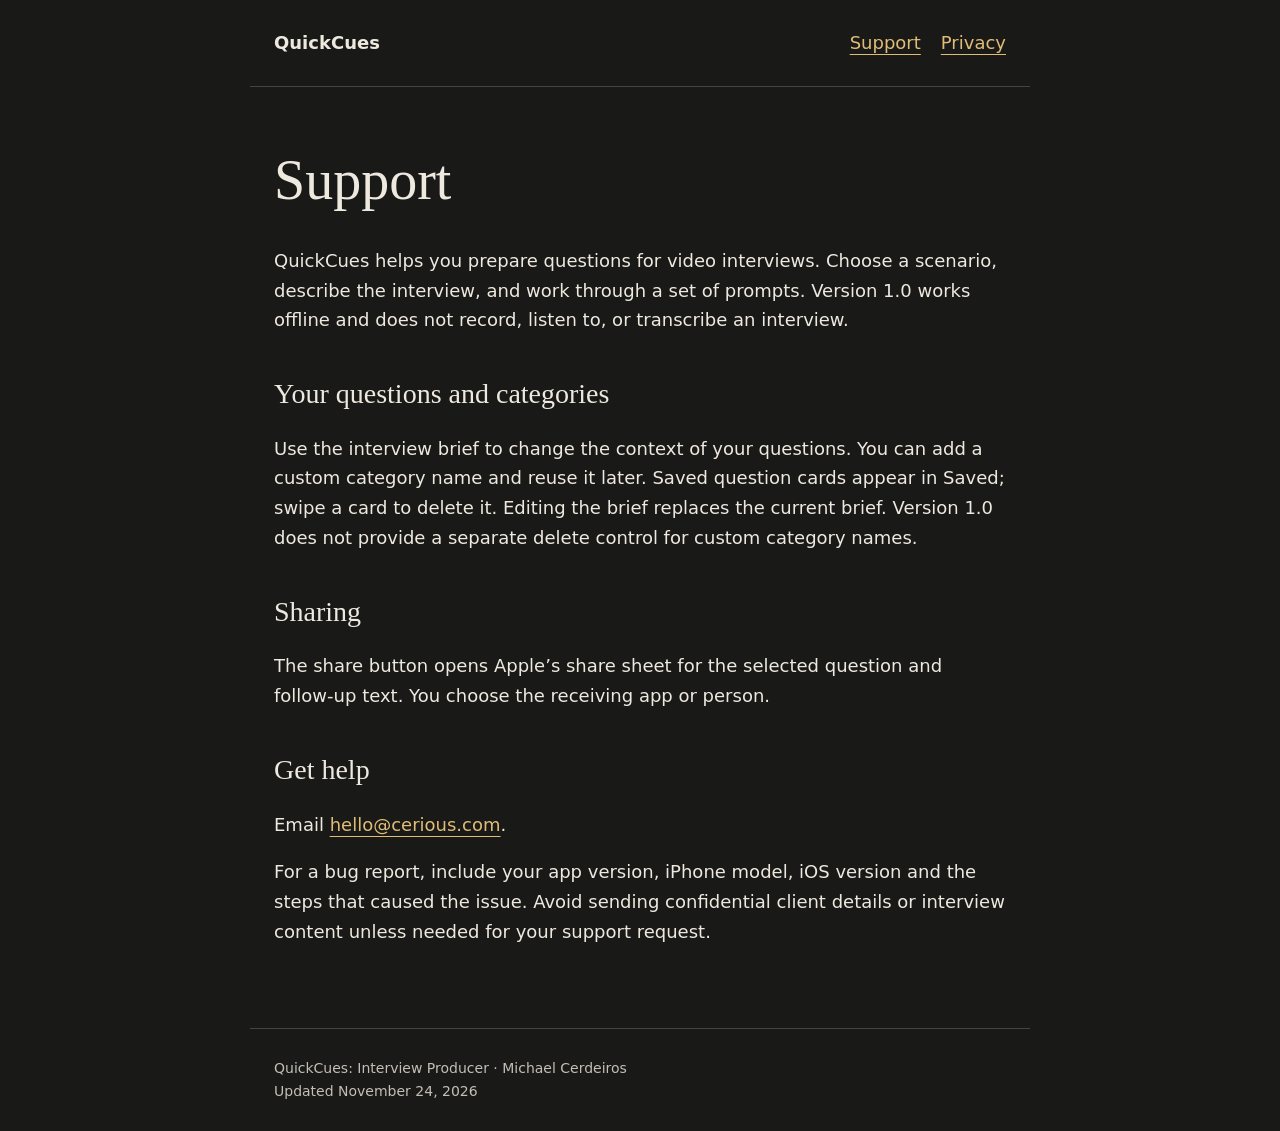
<file: on-cue/support/index.html>
<!doctype html><html lang="en"><head><meta charset="utf-8"><meta name="viewport" content="width=device-width,initial-scale=1"><title>Support | QuickCues</title><meta name="description" content="QuickCues: Interview Producer — support."><style>:root{color-scheme:dark}*{box-sizing:border-box}body{margin:0;background:#191918;color:#eee9df;font:18px/1.65 system-ui,-apple-system,sans-serif}main,header,footer{max-width:780px;margin:auto;padding:28px 24px}header{display:flex;justify-content:space-between;gap:24px;border-bottom:1px solid #45443e}nav{display:flex;gap:20px}a{color:#dfbd77;text-underline-offset:5px}h1,h2{font-family:Georgia,serif;font-weight:400;line-height:1.2}h1{font-size:clamp(38px,7vw,56px);margin:32px 0}h2{font-size:28px;margin-top:42px}p{max-width:65ch}small,footer{color:#c3bfb6}footer{border-top:1px solid #45443e;margin-top:36px;font-size:14px}a:focus-visible{outline:3px solid #dfbd77;outline-offset:4px}@media(max-width:480px){header{display:block}nav{margin-top:12px}}</style></head><body><header><strong>QuickCues</strong><nav aria-label="Main navigation"><a href="/on-cue/support/">Support</a><a href="/on-cue/privacy/">Privacy</a></nav></header><main><h1>Support</h1><p>QuickCues helps you prepare questions for video interviews. Choose a scenario, describe the interview, and work through a set of prompts. Version 1.0 works offline and does not record, listen to, or transcribe an interview.</p><h2>Your questions and categories</h2><p>Use the interview brief to change the context of your questions. You can add a custom category name and reuse it later. Saved question cards appear in Saved; swipe a card to delete it. Editing the brief replaces the current brief. Version 1.0 does not provide a separate delete control for custom category names.</p><h2>Sharing</h2><p>The share button opens Apple’s share sheet for the selected question and follow-up text. You choose the receiving app or person.</p><h2>Get help</h2><p>Email <a href="mailto:hello@cerious.com">hello@cerious.com</a>.</p><p>For a bug report, include your app version, iPhone model, iOS version and the steps that caused the issue. Avoid sending confidential client details or interview content unless needed for your support request.</p></main><footer>QuickCues: Interview Producer · Michael Cerdeiros<br>Updated November 24, 2026</footer></body></html>
</file>
<file: dial-asmr-timer/assets/styles.css>
:root {
  color-scheme: light;
  --ink: #2c1e18;
  --muted: #756359;
  --brass: #9d6b2f;
  --brass-light: #d9b773;
  --cream: #f8f1e4;
  --paper: #fffaf1;
  --line: rgba(76, 47, 31, 0.16);
  --shadow: 0 28px 80px rgba(55, 31, 20, 0.12);
}

* {
  box-sizing: border-box;
}

html {
  scroll-behavior: smooth;
}

body {
  margin: 0;
  min-height: 100vh;
  color: var(--ink);
  background:
    radial-gradient(circle at 16% 4%, rgba(255, 255, 255, 0.95), transparent 28rem),
    repeating-linear-gradient(92deg, rgba(136, 91, 45, 0.025) 0 1px, transparent 1px 23px),
    linear-gradient(145deg, #f9f1e3, #efe2cc 62%, #f8f1e6);
  font-family: -apple-system, BlinkMacSystemFont, "SF Pro Text", "Helvetica Neue", sans-serif;
  line-height: 1.65;
  -webkit-font-smoothing: antialiased;
}

a {
  color: #72502d;
  text-decoration-thickness: 1px;
  text-underline-offset: 0.22em;
}

a:hover {
  color: #38251b;
}

.shell {
  width: min(1100px, calc(100% - 32px));
  margin: 0 auto;
}

.nav {
  display: flex;
  align-items: center;
  justify-content: space-between;
  gap: 24px;
  padding: 28px 0;
  border-bottom: 1px solid var(--line);
}

.brand {
  color: var(--ink);
  font-size: 0.8rem;
  font-weight: 750;
  letter-spacing: 0.22em;
  text-decoration: none;
}

.nav-links {
  display: flex;
  flex-wrap: wrap;
  justify-content: flex-end;
  gap: 18px;
  font-size: 0.88rem;
}

.nav-links a {
  text-decoration: none;
}

.hero {
  display: grid;
  grid-template-columns: minmax(0, 1.2fr) minmax(260px, 0.8fr);
  align-items: center;
  gap: clamp(42px, 8vw, 96px);
  min-height: 650px;
  padding: 80px 0 96px;
}

.eyebrow {
  margin: 0 0 18px;
  color: var(--brass);
  font-size: 0.72rem;
  font-weight: 750;
  letter-spacing: 0.24em;
  text-transform: uppercase;
}

h1,
h2,
h3 {
  font-family: "Iowan Old Style", "Palatino Linotype", Palatino, Georgia, serif;
  font-weight: 600;
  line-height: 1.08;
}

h1 {
  max-width: 760px;
  margin: 0;
  font-size: clamp(3.2rem, 8vw, 6.8rem);
  letter-spacing: -0.055em;
}

.lede {
  max-width: 660px;
  margin: 28px 0 0;
  color: var(--muted);
  font-size: clamp(1.08rem, 2vw, 1.32rem);
}

.dial-mark {
  position: relative;
  width: min(100%, 360px);
  aspect-ratio: 1;
  margin: auto;
  border: 1px solid rgba(71, 43, 28, 0.36);
  border-radius: 50%;
  background:
    radial-gradient(circle at 38% 28%, #fffdf6 0 10%, transparent 33%),
    repeating-conic-gradient(from -1deg, rgba(47, 28, 19, 0.72) 0 0.6deg, transparent 0.6deg 6deg),
    radial-gradient(circle, #f7ebd2 0 57%, #c7a269 57.5% 60%, #584034 60.5% 63%, #b38c57 64% 68%, #3a271f 69% 72%, transparent 72%);
  box-shadow:
    inset 0 0 0 10px rgba(255, 251, 239, 0.55),
    inset 0 -24px 50px rgba(75, 39, 20, 0.12),
    0 32px 55px rgba(58, 34, 23, 0.2);
}

.dial-mark::before {
  content: "";
  position: absolute;
  inset: 24%;
  border: 1px solid rgba(75, 44, 25, 0.24);
  border-radius: 50%;
  background: radial-gradient(circle at 38% 30%, #f3d99e, #a26e37 58%, #4e3225 100%);
  box-shadow: inset 0 8px 18px rgba(255, 245, 216, 0.45), 0 10px 24px rgba(48, 28, 18, 0.24);
}

.dial-mark::after {
  content: "D";
  position: absolute;
  inset: 37%;
  display: grid;
  place-items: center;
  border: 1px solid rgba(255, 235, 190, 0.55);
  border-radius: 50%;
  color: #f9e8bf;
  background: #39251d;
  font-family: "Iowan Old Style", Georgia, serif;
  font-size: clamp(2rem, 5vw, 3.7rem);
  box-shadow: 0 8px 18px rgba(43, 25, 17, 0.28);
}

.section {
  padding: 88px 0;
  border-top: 1px solid var(--line);
}

.section-heading {
  max-width: 680px;
  margin: 0 0 48px;
}

.section h2,
.article h1 {
  margin: 0 0 16px;
  font-size: clamp(2.4rem, 5vw, 4.6rem);
  letter-spacing: -0.04em;
}

.section-heading p,
.article .intro {
  color: var(--muted);
  font-size: 1.1rem;
}

.grid {
  display: grid;
  grid-template-columns: repeat(3, minmax(0, 1fr));
  gap: 18px;
}

.card {
  padding: 30px;
  border: 1px solid rgba(85, 53, 32, 0.14);
  border-radius: 24px;
  background: rgba(255, 251, 243, 0.72);
  box-shadow: 0 16px 40px rgba(57, 34, 22, 0.06);
  backdrop-filter: blur(12px);
}

.card h3 {
  margin: 0 0 12px;
  font-size: 1.45rem;
}

.card p {
  margin: 0;
  color: var(--muted);
}

.materials {
  display: flex;
  flex-wrap: wrap;
  gap: 12px;
  margin-top: 30px;
}

.material {
  padding: 10px 16px;
  border: 1px solid var(--line);
  border-radius: 999px;
  background: rgba(255, 252, 245, 0.7);
  font-size: 0.88rem;
}

.article {
  width: min(760px, calc(100% - 32px));
  margin: 0 auto;
  padding: 82px 0 110px;
}

.article .meta {
  margin: -2px 0 40px;
  color: var(--muted);
  font-size: 0.9rem;
}

.article h2 {
  margin: 48px 0 14px;
  font-size: 1.65rem;
  letter-spacing: -0.02em;
}

.article p,
.article li {
  color: #4f4139;
}

.article ul,
.article ol {
  padding-left: 1.35rem;
}

.article li + li {
  margin-top: 0.55rem;
}

.callout {
  margin: 32px 0;
  padding: 24px 26px;
  border: 1px solid rgba(137, 91, 39, 0.22);
  border-radius: 18px;
  background: rgba(255, 250, 239, 0.72);
}

.footer {
  display: flex;
  justify-content: space-between;
  gap: 24px;
  padding: 34px 0 48px;
  border-top: 1px solid var(--line);
  color: var(--muted);
  font-size: 0.84rem;
}

.footer p {
  margin: 0;
}

.footer-links {
  display: flex;
  flex-wrap: wrap;
  gap: 16px;
}

@media (max-width: 760px) {
  .hero {
    grid-template-columns: 1fr;
    min-height: auto;
    padding: 64px 0 76px;
  }

  .dial-mark {
    width: min(78vw, 320px);
    grid-row: 1;
  }

  .grid {
    grid-template-columns: 1fr;
  }

  .footer {
    flex-direction: column;
  }
}

@media (max-width: 520px) {
  .nav {
    align-items: flex-start;
  }

  .nav-links {
    gap: 10px 14px;
  }

  .article {
    padding-top: 56px;
  }
}

@media (prefers-reduced-motion: reduce) {
  html {
    scroll-behavior: auto;
  }
}
</file>
